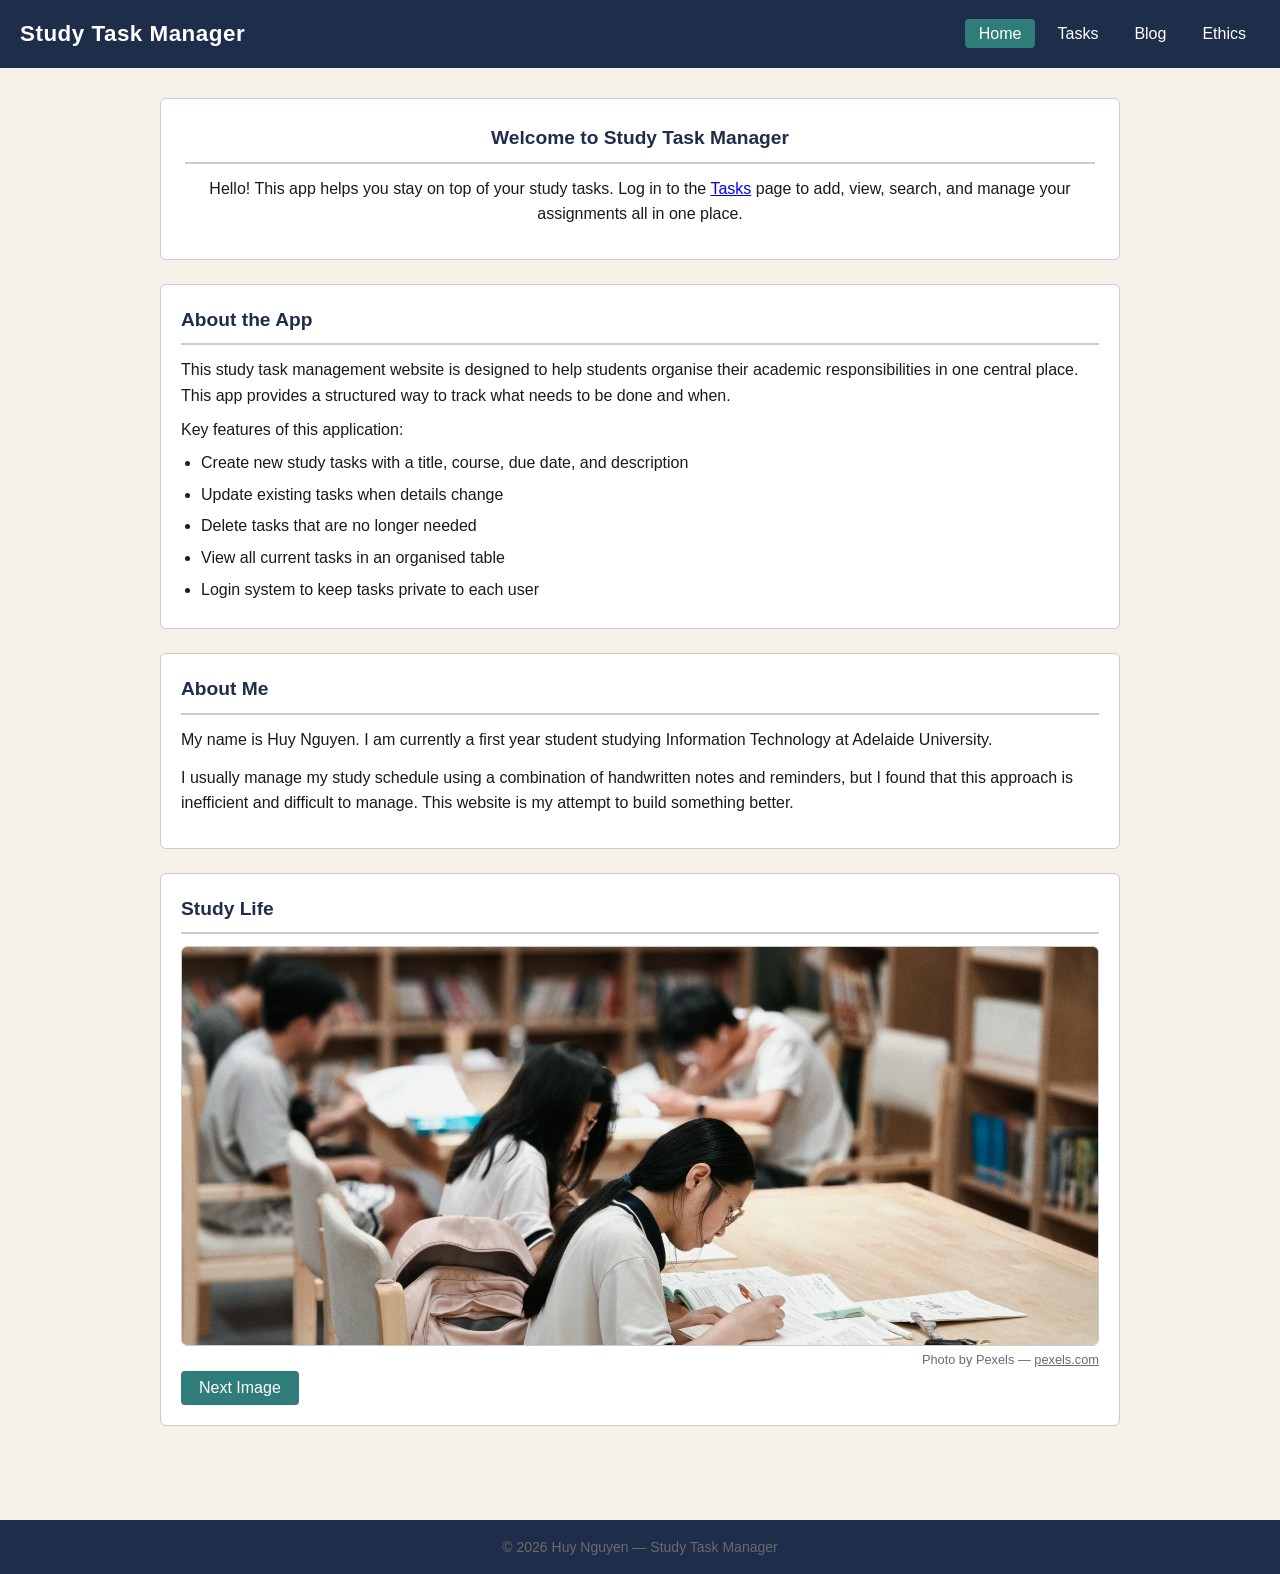
<file: Assignment_3_WebPage/index.html>
<!DOCTYPE html>
<html lang="en">
<head>
    <!-- Basic page setup -->
    <meta charset="UTF-8">
    <meta name="viewport" content="width=device-width, initial-scale=1.0">
    <title>Study Task Manager</title>

    <!-- Favicon -->
    <link rel="icon" type="image/png" href="assets/study_favicon.png">

    <!-- Link to the stylesheets -->
    <link rel="stylesheet" href="css/style.css">
    <link rel="stylesheet" href="css/index.css">
</head>
<body>

    <!-- Main header section -->
    <header>
        <h1>Study Task Manager</h1>

        <!-- Navigation links to all pages -->
        <nav>
            <ul>
                <li><a href="index.html" class="active">Home</a></li>
                <li><a href="tasks.html">Tasks</a></li>
                <li><a href="blog.html">Blog</a></li>
                <li><a href="ethics.html">Ethics</a></li>
            </ul>
        </nav>
    </header>

    <!-- Main content area -->
    <main>
        <!-- Welcome message shown at the top of the home page -->
        <section class="welcome-message">
            <h2>Welcome to Study Task Manager</h2>
            <p>
                Hello! This app helps you stay on top of your study tasks.
                Log in to the <a href="tasks.html">Tasks</a> page to add, view,
                search, and manage your assignments all in one place.
            </p>
        </section>

        <!-- Overview of what the application does and its key features -->
        <section class="about-app">
            <h2>About the App</h2>
            <p>
                This study task management website is designed to help students organise
                their academic responsibilities in one central place. This app provides a structured
                way to track what needs to be done and when.
            </p>
            <p>Key features of this application:</p>
            <ul>
                <li>Create new study tasks with a title, course, due date, and description</li>
                <li>Update existing tasks when details change</li>
                <li>Delete tasks that are no longer needed</li>
                <li>View all current tasks in an organised table</li>
                <li>Login system to keep tasks private to each user</li>
            </ul>
        </section>

        <!-- Personal introduction -->
        <section class="about-me">
            <h2>About Me</h2>
            <p>
                My name is Huy Nguyen. I am currently a first year student studying
                Information Technology at Adelaide University.
            </p>
            <p>
                I usually manage my study schedule using a combination of handwritten
                notes and reminders, but I found that this approach is inefficient and
                difficult to manage. This website is my attempt to build something better.
            </p>
        </section>

        <!-- Image section with three study-related images -->
        <!-- A button lets the user cycle through the images one at a time -->
        <section class="image-section">
            <h2>Study Life</h2>

        <!-- Study image cycler — images sourced from Pexels -->
        <figure class="study-figure">
            <img
                id="studyImage"
                src="assets/images/study1.jpg"
                alt="Students studying in a library setting"
                loading="lazy"
            >
            <figcaption id="imageCaption">Photo by Pexels — <a href="https://www.pexels.com" target="_blank" rel="noopener noreferrer">pexels.com</a></figcaption>
        </figure>

        <button id="cycleBtn">Next Image</button>
        </section>
    </main>

    <!-- Footer section -->
    <footer>
        <p>&copy; 2026 Huy Nguyen — Study Task Manager</p>
    </footer>

    <!-- Link to home page JavaScript -->
    <script src="js/main.js"></script>

</body>
</html>
</file>
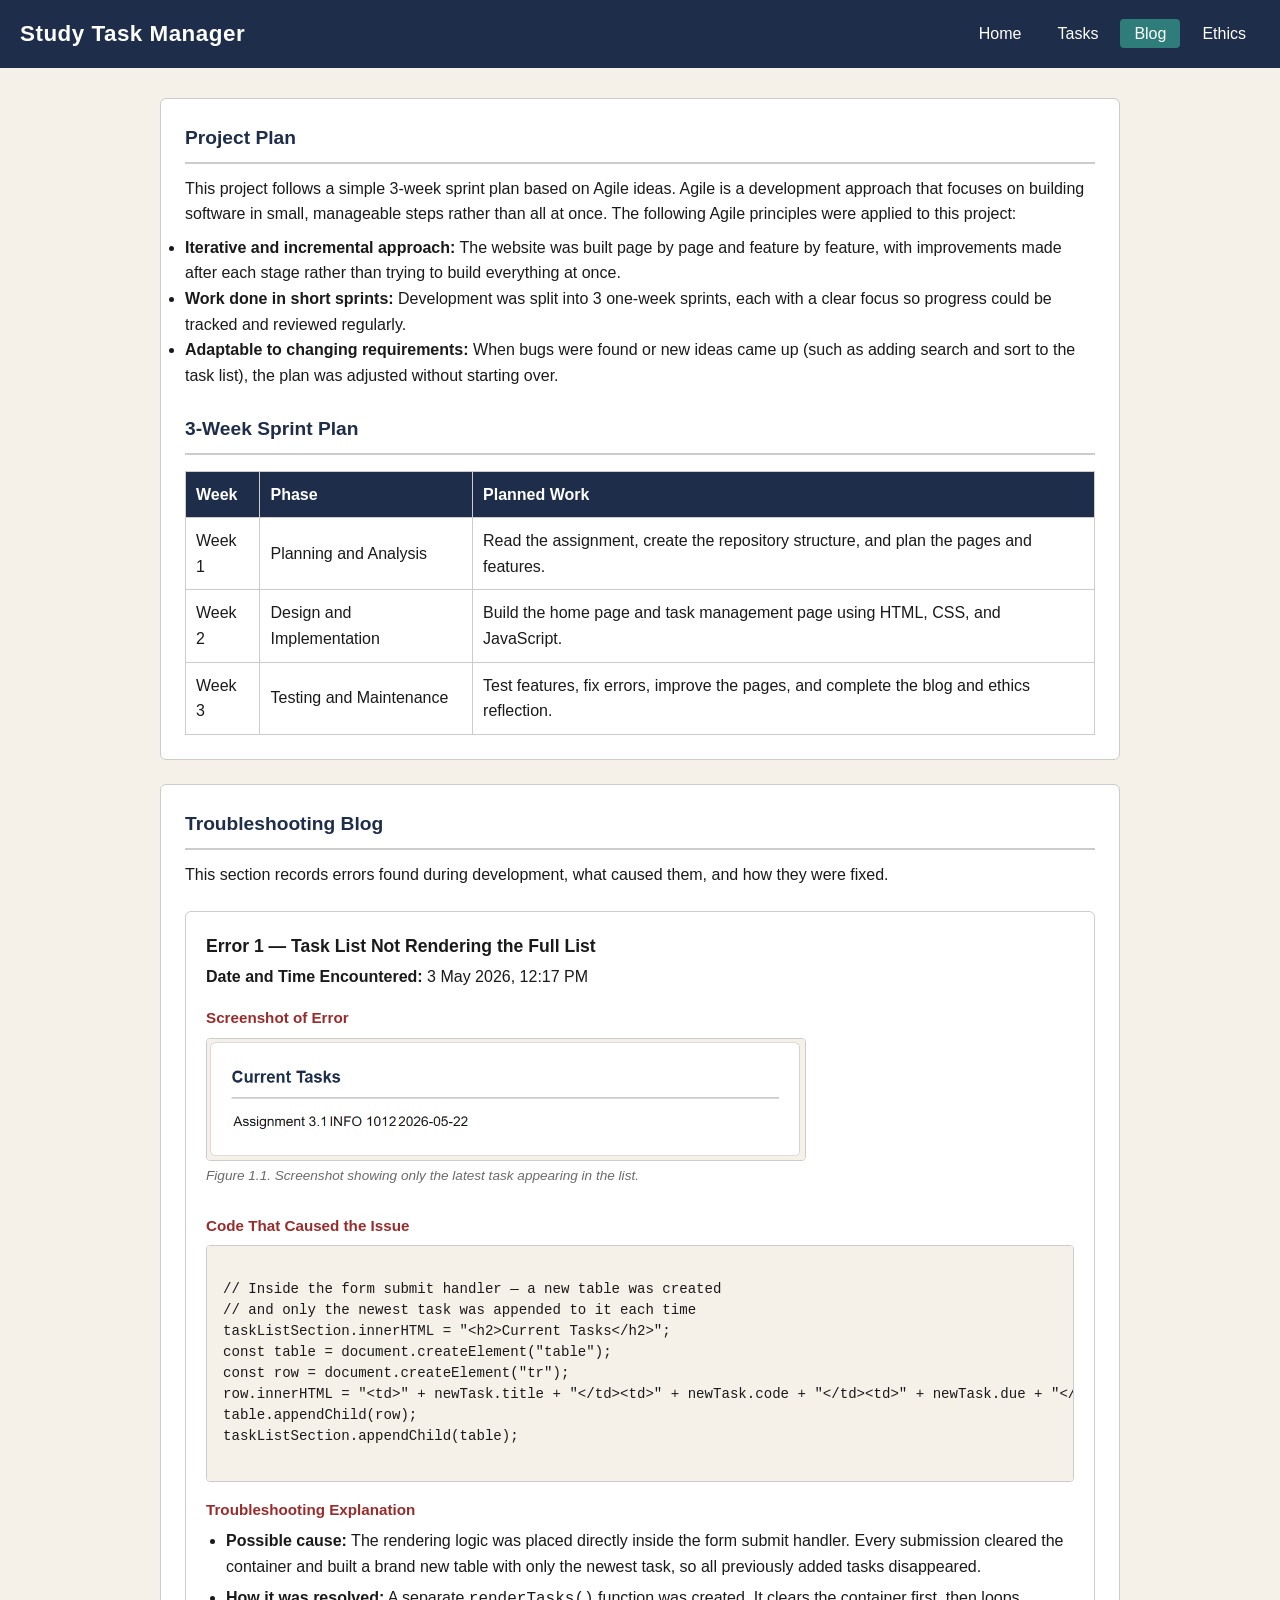
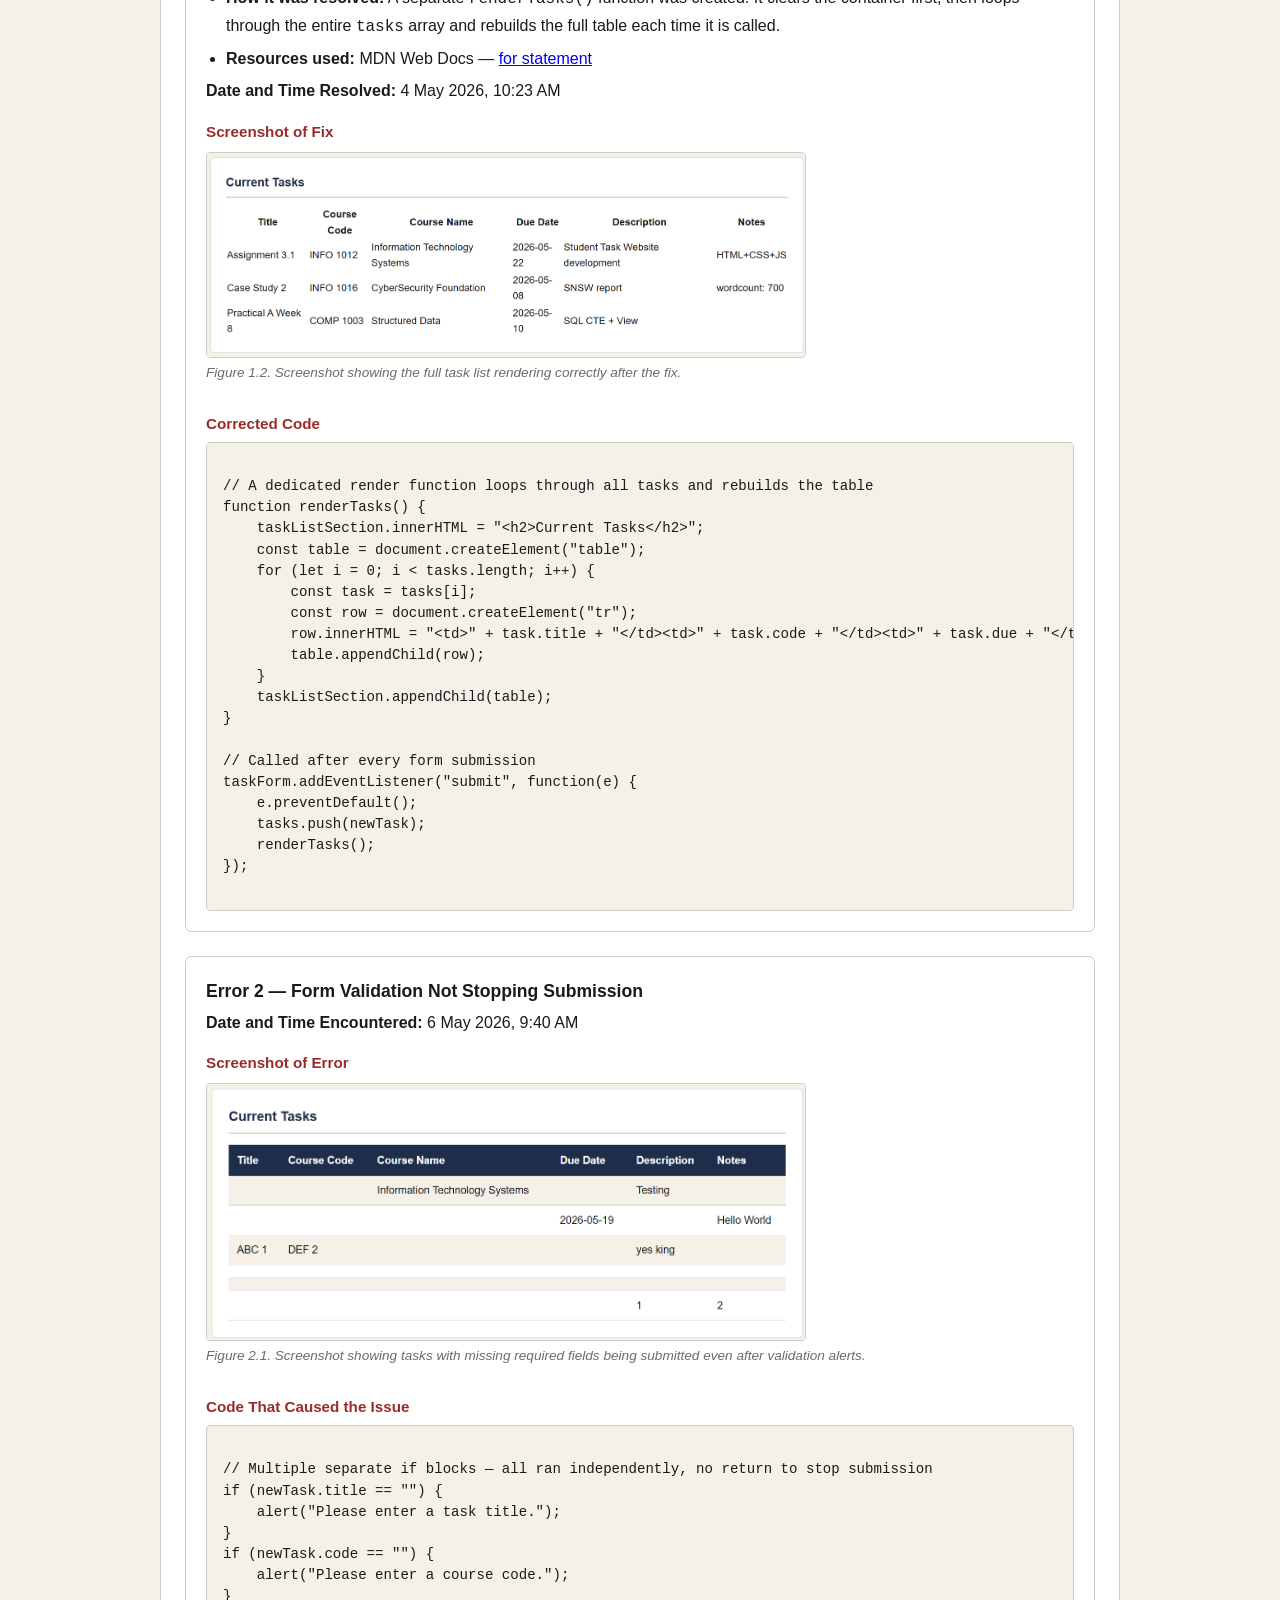
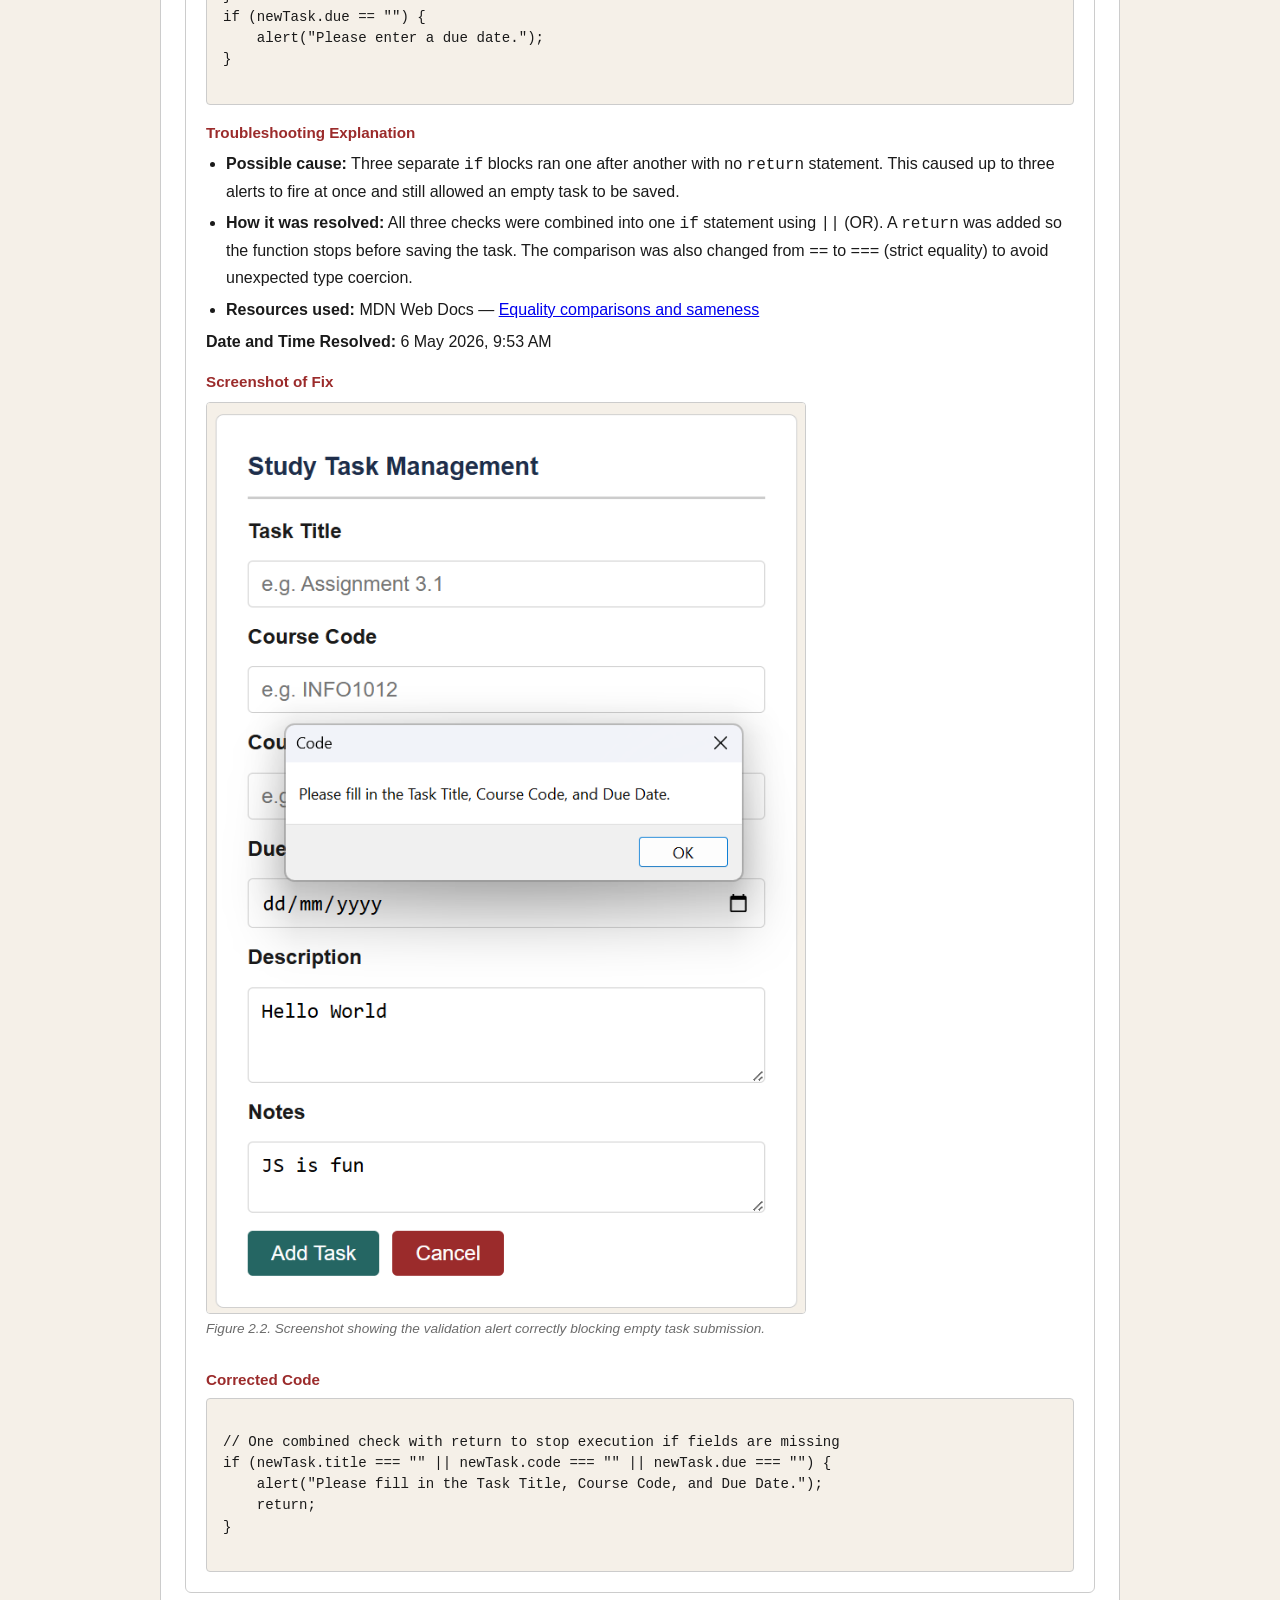
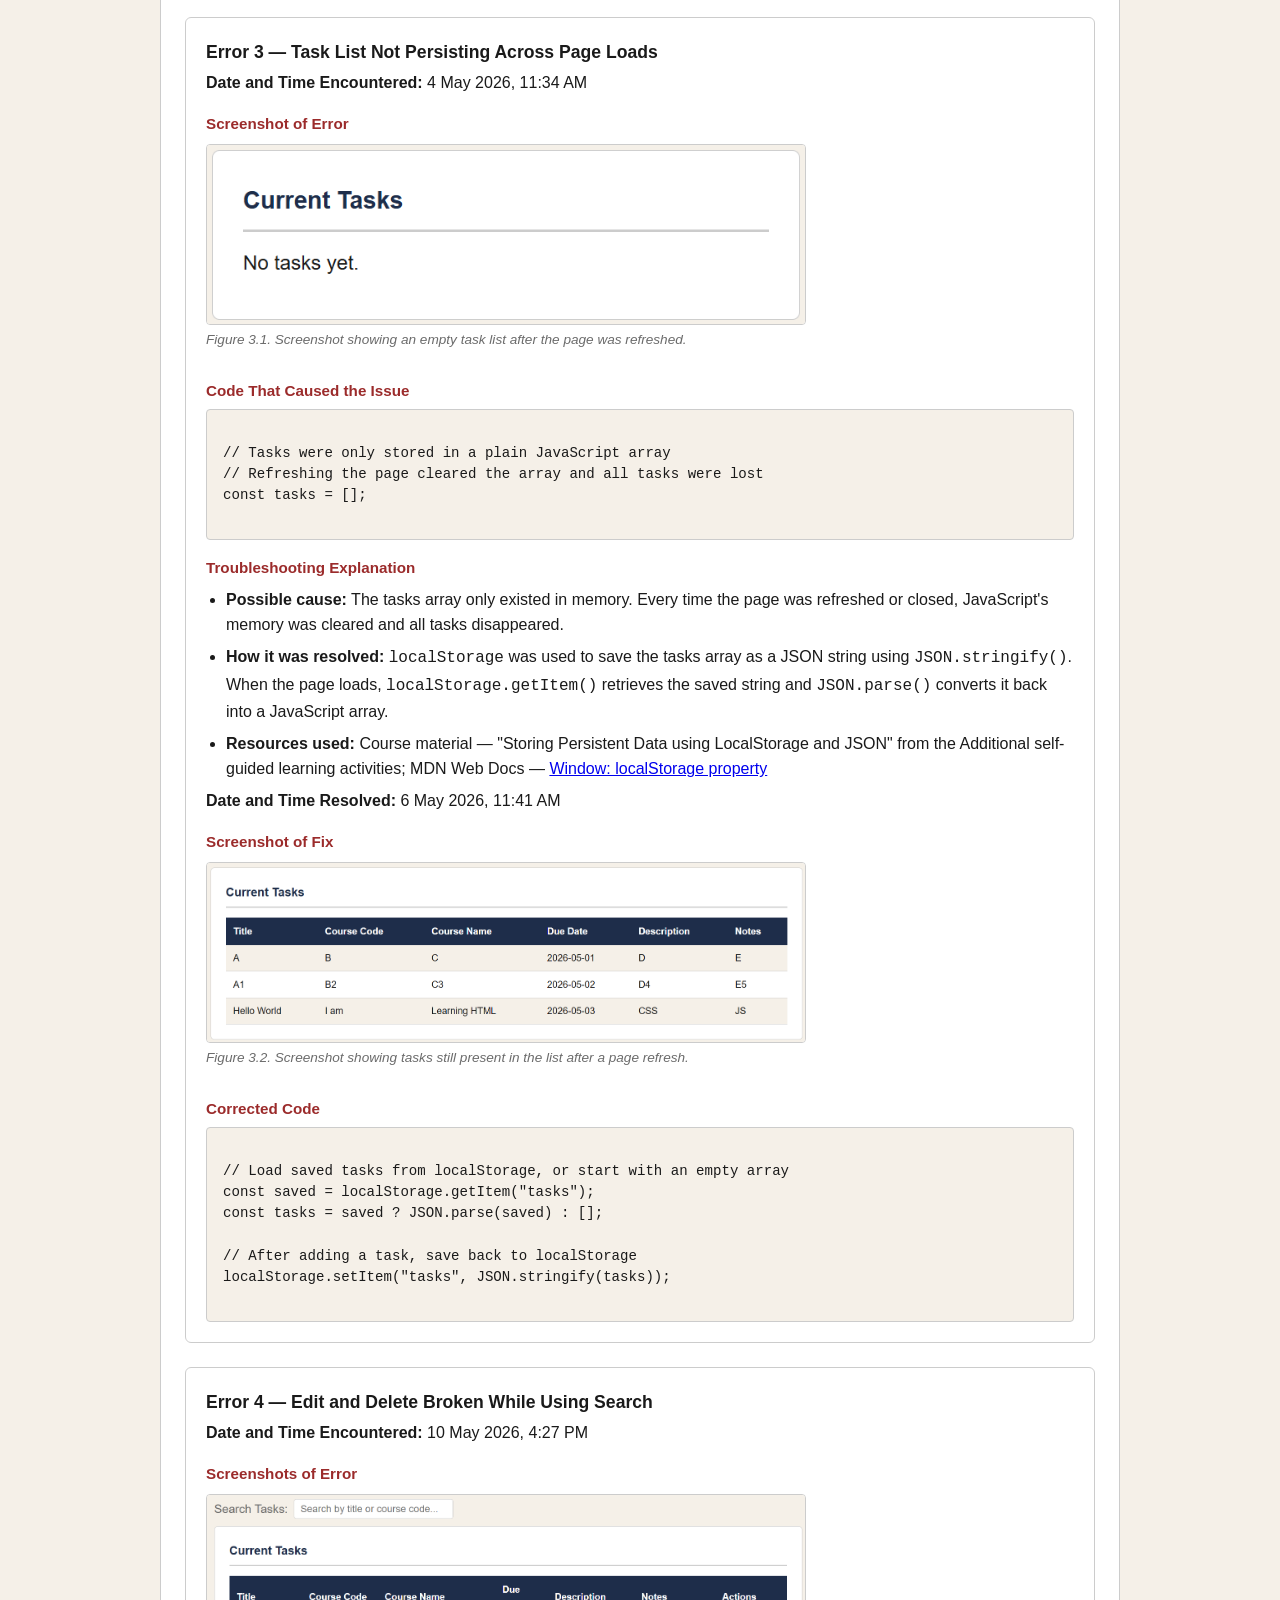
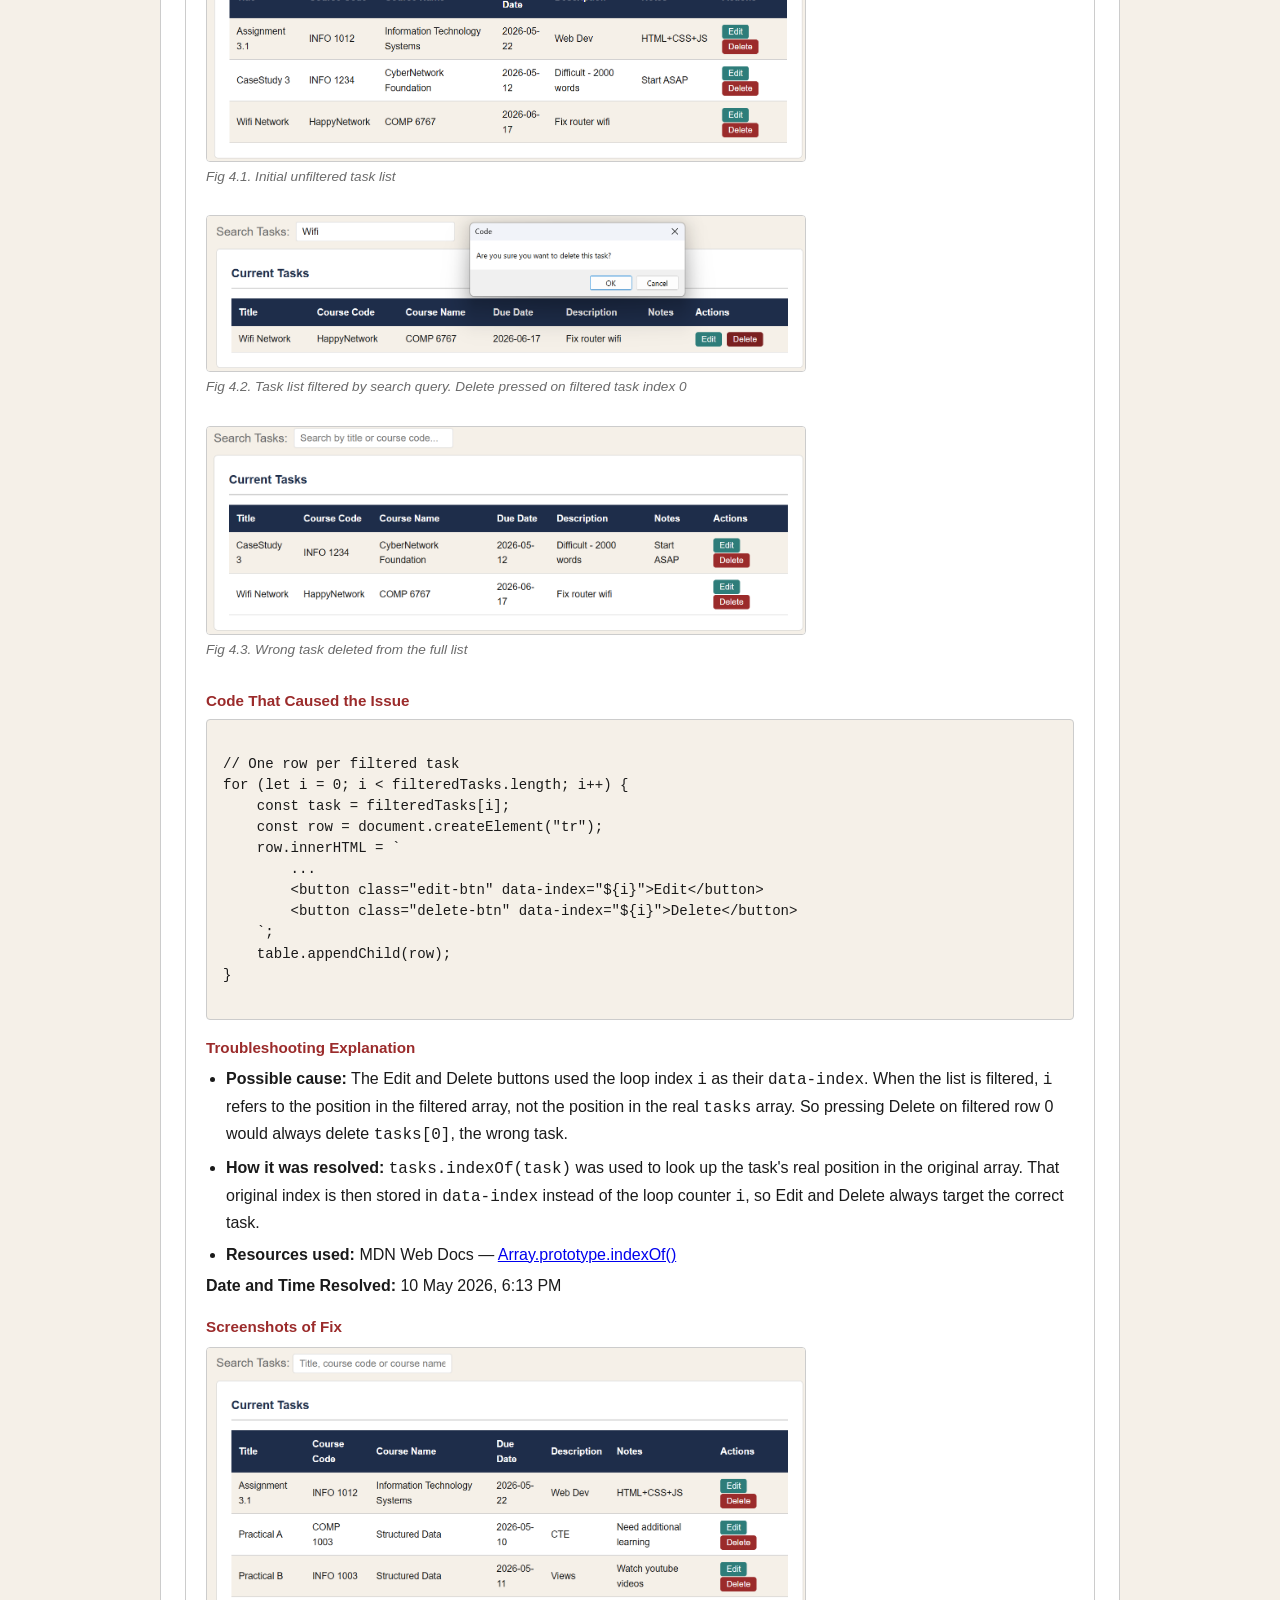
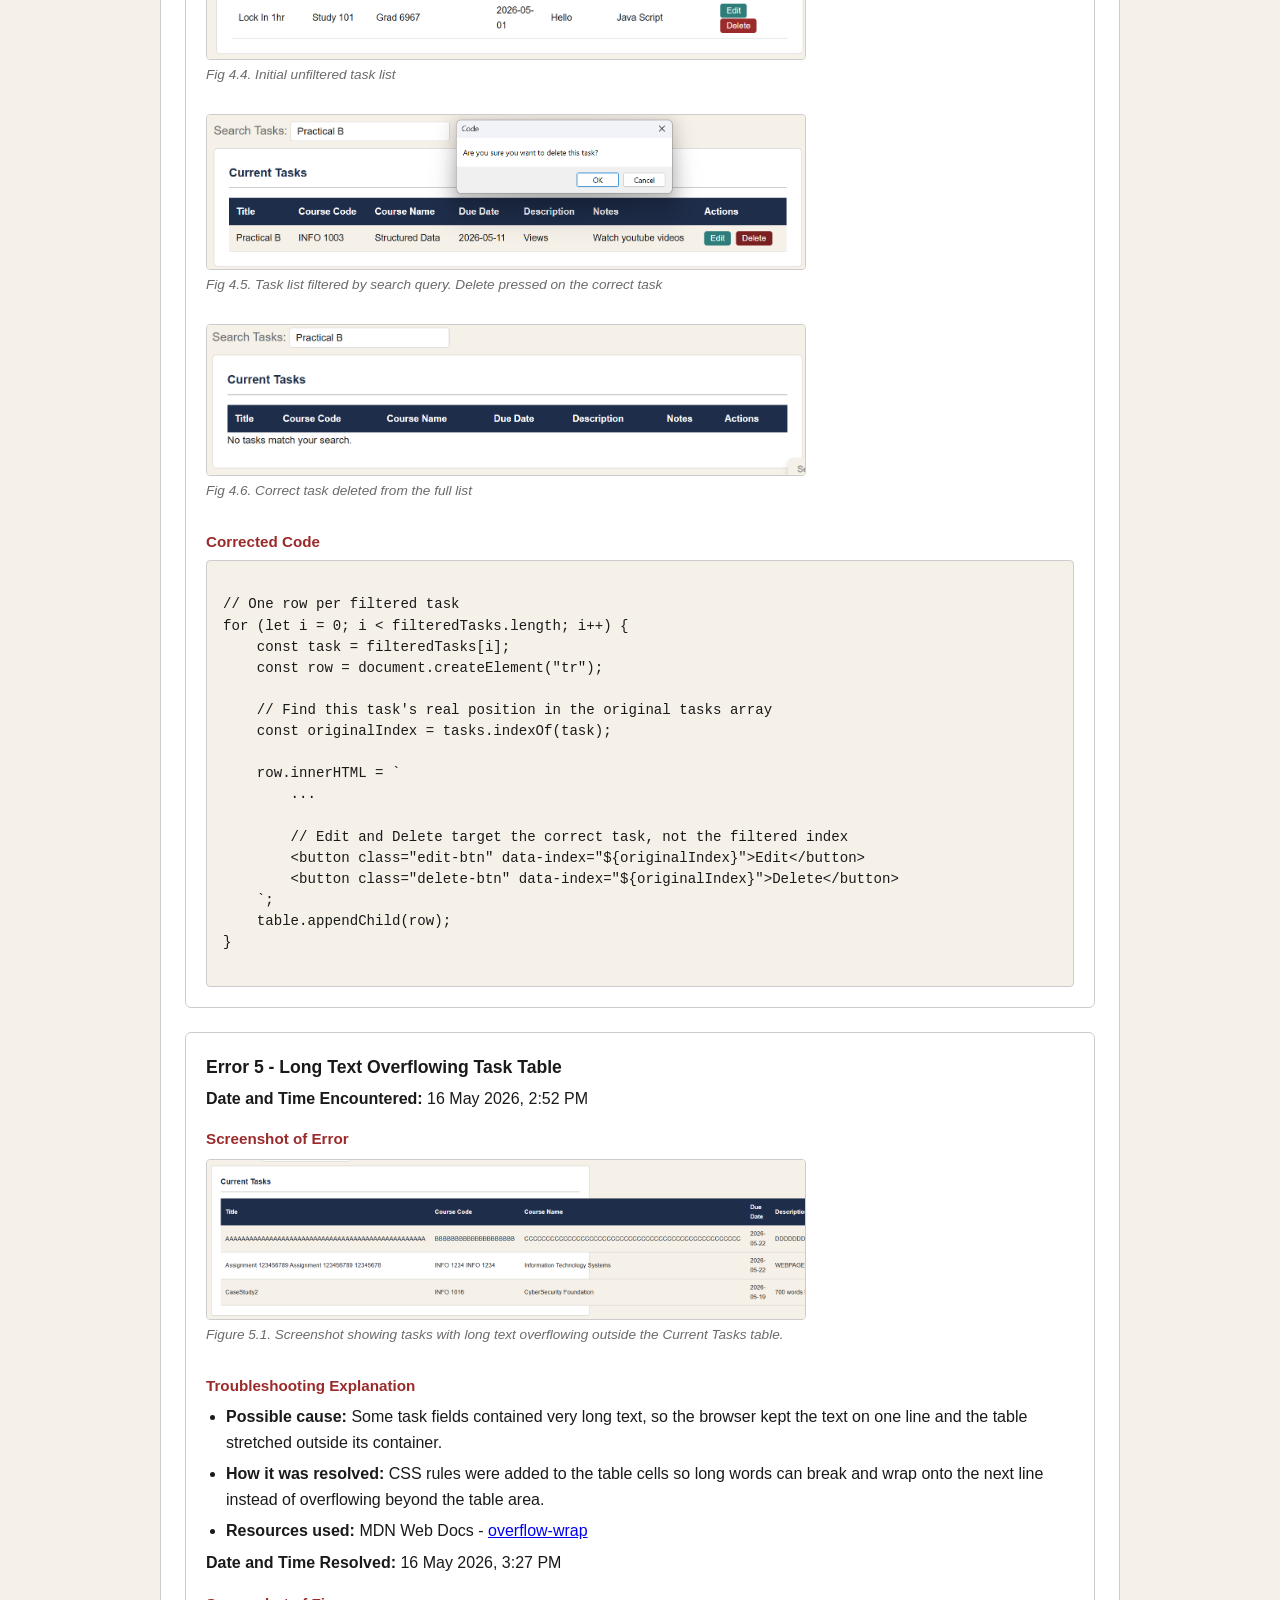
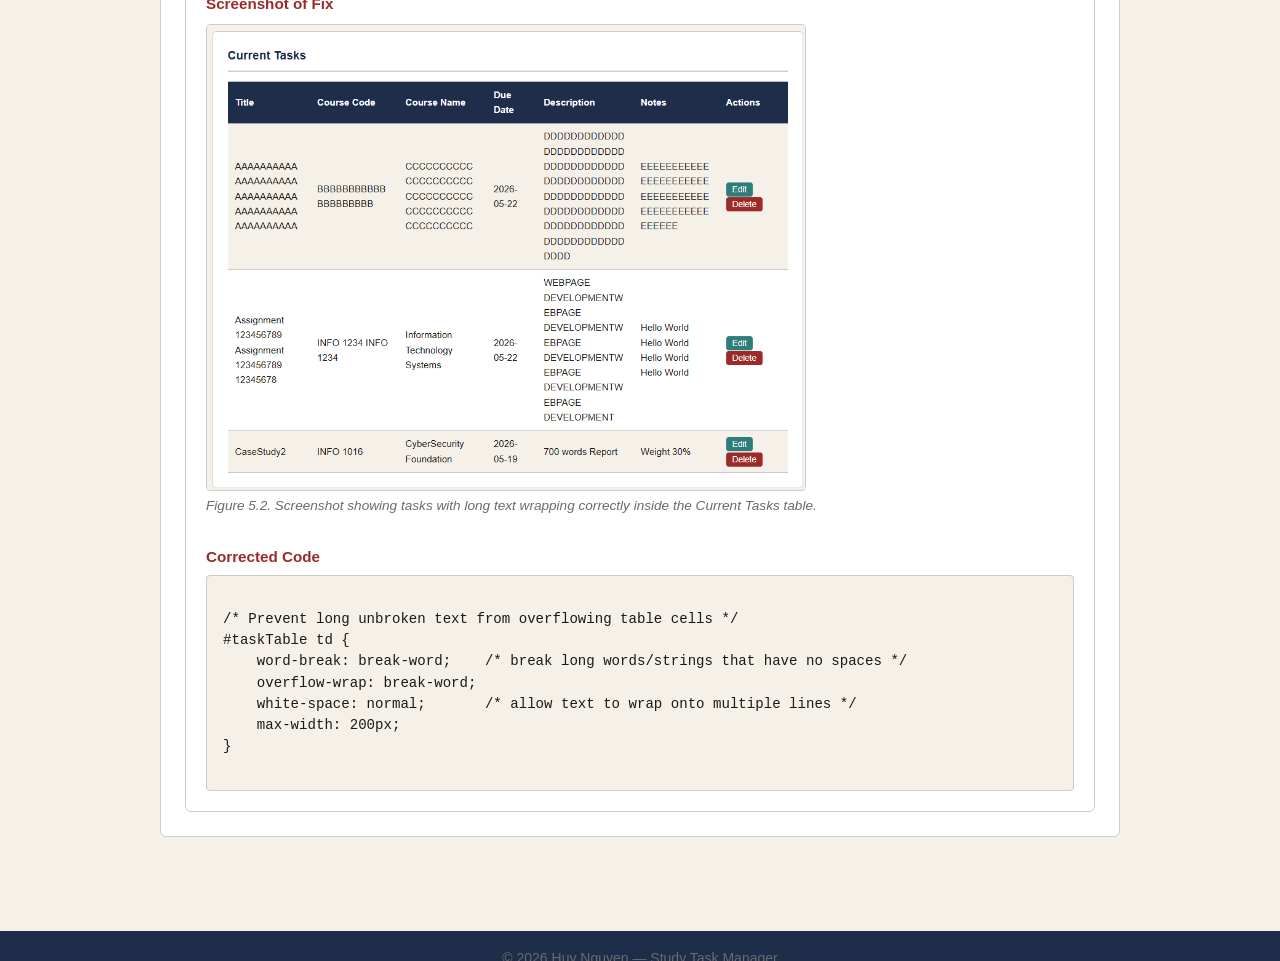
<file: Assignment_3_WebPage/blog.html>
<!DOCTYPE html>
<html lang="en">
<head>
    <!-- Basic page setup -->
    <meta charset="UTF-8">
    <meta name="viewport" content="width=device-width, initial-scale=1.0">
    <title>Blog - Study Task Manager</title>

    <!-- Favicon -->
    <link rel="icon" type="image/png" href="assets/study_favicon.png">

    <!-- Link to the stylesheets -->
    <link rel="stylesheet" href="css/style.css">
    <link rel="stylesheet" href="css/blog.css">
</head>
<body>

    <!-- Main header section -->
    <header>
        <h1>Study Task Manager</h1>

        <!-- Navigation links to all pages -->
        <nav>
            <ul>
                <li><a href="index.html">Home</a></li>
                <li><a href="tasks.html">Tasks</a></li>
                <li><a href="blog.html" class="active">Blog</a></li>
                <li><a href="ethics.html">Ethics</a></li>
            </ul>
        </nav>
    </header>

    <!-- Main content area -->
    <main>
        <!-- Project planning section -->
        <section>
            <h2>Project Plan</h2>
            <p>
                This project follows a simple 3-week sprint plan based on Agile ideas.
                Agile is a development approach that focuses on building software in small,
                manageable steps rather than all at once. The following Agile principles
                were applied to this project:
            </p>
            <ul>
                <li><strong>Iterative and incremental approach:</strong> The website was built page by page and feature by feature, with improvements made after each stage rather than trying to build everything at once.</li>
                <li><strong>Work done in short sprints:</strong> Development was split into 3 one-week sprints, each with a clear focus so progress could be tracked and reviewed regularly.</li>
                <li><strong>Adaptable to changing requirements:</strong> When bugs were found or new ideas came up (such as adding search and sort to the task list), the plan was adjusted without starting over.</li>
            </ul> <br>

            <h2>3-Week Sprint Plan</h2>

            <table>
                <tr>
                    <th>Week</th>
                    <th>Phase</th>
                    <th>Planned Work</th>
                </tr>
                <tr>
                    <td>Week 1</td>
                    <td>Planning and Analysis</td>
                    <td>Read the assignment, create the repository structure, and plan the pages and features.</td>
                </tr>
                <tr>
                    <td>Week 2</td>
                    <td>Design and Implementation</td>
                    <td>Build the home page and task management page using HTML, CSS, and JavaScript.</td>
                </tr>
                <tr>
                    <td>Week 3</td>
                    <td>Testing and Maintenance</td>
                    <td>Test features, fix errors, improve the pages, and complete the blog and ethics reflection.</td>
                </tr>
            </table>
        </section>

        <!-- Troubleshooting blog section -->
        <section id="troubleshooting">
            <h2>Troubleshooting Blog</h2>
            <p>
                This section records errors found during development, what caused them,
                and how they were fixed.
            </p>

            <!-- Error 1 -->
            <article class="blog-entry">
                <h3>Error 1 — Task List Not Rendering the Full List</h3>
                <p><strong>Date and Time Encountered:</strong> 3 May 2026, 12:17 PM</p>

                <h4>Screenshot of Error</h4>
                <figure>
                    <img src="assets/images/error1.png" alt="Screenshot showing only the latest task appearing in the list" width="600">
                    <figcaption>Figure 1.1. Screenshot showing only the latest task appearing in the list.</figcaption>
                </figure>

                <h4>Code That Caused the Issue</h4>
                <pre><code>
// Inside the form submit handler — a new table was created
// and only the newest task was appended to it each time
taskListSection.innerHTML = "&lt;h2&gt;Current Tasks&lt;/h2&gt;";
const table = document.createElement("table");
const row = document.createElement("tr");
row.innerHTML = "&lt;td&gt;" + newTask.title + "&lt;/td&gt;&lt;td&gt;" + newTask.code + "&lt;/td&gt;&lt;td&gt;" + newTask.due + "&lt;/td&gt;";
table.appendChild(row);
taskListSection.appendChild(table);
                </code></pre>

                <h4>Troubleshooting Explanation</h4>
                <ul>
                    <li><strong>Possible cause:</strong> The rendering logic was placed directly inside the form submit handler. Every submission cleared the container and built a brand new table with only the newest task, so all previously added tasks disappeared.</li>
                    <li><strong>How it was resolved:</strong> A separate <code>renderTasks()</code> function was created. It clears the container first, then loops through the entire <code>tasks</code> array and rebuilds the full table each time it is called.</li>
                    <li><strong>Resources used:</strong> MDN Web Docs — <a href="https://developer.mozilla.org/en-US/docs/Web/JavaScript/Reference/Statements/for" target="_blank" rel="noopener noreferrer">for statement</a></li>
                </ul>

                <p><strong>Date and Time Resolved:</strong> 4 May 2026, 10:23 AM</p>

                <h4>Screenshot of Fix</h4>
                <figure>
                    <img src="assets/images/fix1.png" alt="Screenshot showing the full task list rendering correctly after fix" width="600">
                    <figcaption>Figure 1.2. Screenshot showing the full task list rendering correctly after the fix.</figcaption>
                </figure>

                <h4>Corrected Code</h4>
                <pre><code>
// A dedicated render function loops through all tasks and rebuilds the table
function renderTasks() {
    taskListSection.innerHTML = "&lt;h2&gt;Current Tasks&lt;/h2&gt;";
    const table = document.createElement("table");
    for (let i = 0; i &lt; tasks.length; i++) {
        const task = tasks[i];
        const row = document.createElement("tr");
        row.innerHTML = "&lt;td&gt;" + task.title + "&lt;/td&gt;&lt;td&gt;" + task.code + "&lt;/td&gt;&lt;td&gt;" + task.due + "&lt;/td&gt;";
        table.appendChild(row);
    }
    taskListSection.appendChild(table);
}

// Called after every form submission
taskForm.addEventListener("submit", function(e) {
    e.preventDefault();
    tasks.push(newTask);
    renderTasks();
});
                </code></pre>
            </article>

            <!-- Error 2 -->
            <article class="blog-entry">
                <h3>Error 2 — Form Validation Not Stopping Submission</h3>
                <p><strong>Date and Time Encountered:</strong> 6 May 2026, 9:40 AM</p>

                <h4>Screenshot of Error</h4>
                <figure>
                    <img src="assets/images/error2.png" alt="Screenshot showing tasks with missing required fields being submitted even after validation alerts." width="600">
                    <figcaption>Figure 2.1. Screenshot showing tasks with missing required fields being submitted even after validation alerts.</figcaption>
                </figure>

                <h4>Code That Caused the Issue</h4>
                <pre><code>
// Multiple separate if blocks — all ran independently, no return to stop submission
if (newTask.title == "") {
    alert("Please enter a task title.");
}
if (newTask.code == "") {
    alert("Please enter a course code.");
}
if (newTask.due == "") {
    alert("Please enter a due date.");
}
                </code></pre>

                <h4>Troubleshooting Explanation</h4>
                <ul>
                    <li><strong>Possible cause:</strong> Three separate <code>if</code> blocks ran one after another with no <code>return</code> statement. This caused up to three alerts to fire at once and still allowed an empty task to be saved.</li>
                    <li><strong>How it was resolved:</strong> All three checks were combined into one <code>if</code> statement using <code>||</code> (OR). A <code>return</code> was added so the function stops before saving the task. The comparison was also changed from <code>==</code> to <code>===</code> (strict equality) to avoid unexpected type coercion.</li>
                    <li><strong>Resources used:</strong> MDN Web Docs — <a href="https://developer.mozilla.org/en-US/docs/Web/JavaScript/Equality_comparisons_and_sameness" target="_blank" rel="noopener noreferrer">Equality comparisons and sameness</a></li>
                </ul>

                <p><strong>Date and Time Resolved:</strong> 6 May 2026, 9:53 AM</p>

                <h4>Screenshot of Fix</h4>
                <figure>
                    <img src="assets/images/fix2.png" alt="Screenshot showing the validation alert correctly blocking empty task submission" width="600">
                    <figcaption>Figure 2.2. Screenshot showing the validation alert correctly blocking empty task submission.</figcaption>
                </figure>

                <h4>Corrected Code</h4>
                <pre><code>
// One combined check with return to stop execution if fields are missing
if (newTask.title === "" || newTask.code === "" || newTask.due === "") {
    alert("Please fill in the Task Title, Course Code, and Due Date.");
    return;
}
                </code></pre>
            </article>

            <!-- Error 3 -->
            <article class="blog-entry">
                <h3>Error 3 — Task List Not Persisting Across Page Loads</h3>
                <p><strong>Date and Time Encountered:</strong> 4 May 2026, 11:34 AM</p>

                <h4>Screenshot of Error</h4>
                <figure>
                    <img src="assets/images/error3.png" alt="Screenshot showing an empty task list after the page was refreshed" width="600">
                    <figcaption>Figure 3.1. Screenshot showing an empty task list after the page was refreshed.</figcaption>
                </figure>

                <h4>Code That Caused the Issue</h4>
                <pre><code>
// Tasks were only stored in a plain JavaScript array
// Refreshing the page cleared the array and all tasks were lost
const tasks = [];
                </code></pre>

                <h4>Troubleshooting Explanation</h4>
                <ul>
                    <li><strong>Possible cause:</strong> The tasks array only existed in memory. Every time the page was refreshed or closed, JavaScript's memory was cleared and all tasks disappeared.</li>
                    <li><strong>How it was resolved:</strong> <code>localStorage</code> was used to save the tasks array as a JSON string using <code>JSON.stringify()</code>. When the page loads, <code>localStorage.getItem()</code> retrieves the saved string and <code>JSON.parse()</code> converts it back into a JavaScript array.</li>
                    <li><strong>Resources used:</strong>
                        Course material — "Storing Persistent Data using LocalStorage and JSON" from the Additional self-guided learning activities;
                        MDN Web Docs — <a href="https://developer.mozilla.org/en-US/docs/Web/API/Window/localStorage" target="_blank" rel="noopener noreferrer">Window: localStorage property</a>
                    </li>
                </ul>

                <p><strong>Date and Time Resolved:</strong> 6 May 2026, 11:41 AM</p>

                <h4>Screenshot of Fix</h4>
                <figure>
                    <img src="assets/images/fix3.png" alt="Screenshot showing tasks still present in the list after a page refresh" width="600">
                    <figcaption>Figure 3.2. Screenshot showing tasks still present in the list after a page refresh.</figcaption>
                </figure>

                <h4>Corrected Code</h4>
                <pre><code>
// Load saved tasks from localStorage, or start with an empty array
const saved = localStorage.getItem("tasks");
const tasks = saved ? JSON.parse(saved) : [];

// After adding a task, save back to localStorage
localStorage.setItem("tasks", JSON.stringify(tasks));
                </code></pre>
            </article>

            <!-- Error 4 -->
            <article class="blog-entry">
                <h3>Error 4 — Edit and Delete Broken While Using Search</h3>
                <p><strong>Date and Time Encountered:</strong> 10 May 2026, 4:27 PM</p>

                <h4>Screenshots of Error</h4>
                <figure>
                    <img src="assets/images/error4.1.png" alt="Initial unfiltered task list" width="600">
                    <figcaption>Fig 4.1. Initial unfiltered task list</figcaption>
                </figure>
                <figure>
                    <img src="assets/images/error4.2.png" alt="Task list filtered by search query. Delete pressed on filtered task index 0" width="600">
                    <figcaption>Fig 4.2. Task list filtered by search query. Delete pressed on filtered task index 0</figcaption>
                </figure>
                <figure>
                    <img src="assets/images/error4.3.png" alt="Wrong task deleted from the full list" width="600">
                    <figcaption>Fig 4.3. Wrong task deleted from the full list</figcaption>
                </figure>

                <h4>Code That Caused the Issue</h4>
                <pre><code>
// One row per filtered task
for (let i = 0; i &lt; filteredTasks.length; i++) {
    const task = filteredTasks[i];
    const row = document.createElement("tr");
    row.innerHTML = `
        ...
        &lt;button class="edit-btn" data-index="${i}"&gt;Edit&lt;/button&gt;
        &lt;button class="delete-btn" data-index="${i}"&gt;Delete&lt;/button&gt;
    `;
    table.appendChild(row);
}
                </code></pre>

                <h4>Troubleshooting Explanation</h4>
                <ul>
                    <li><strong>Possible cause:</strong> The Edit and Delete buttons used the loop index <code>i</code> as their <code>data-index</code>. When the list is filtered, <code>i</code> refers to the position in the filtered array, not the position in the real <code>tasks</code> array. So pressing Delete on filtered row 0 would always delete <code>tasks[0]</code>, the wrong task.</li>
                    <li><strong>How it was resolved:</strong> <code>tasks.indexOf(task)</code> was used to look up the task's real position in the original array. That original index is then stored in <code>data-index</code> instead of the loop counter <code>i</code>, so Edit and Delete always target the correct task.</li>
                    <li><strong>Resources used:</strong> MDN Web Docs — <a href="https://developer.mozilla.org/en-US/docs/Web/JavaScript/Reference/Global_Objects/Array/indexOf" target="_blank" rel="noopener noreferrer">Array.prototype.indexOf()</a></li>
                </ul>

                <p><strong>Date and Time Resolved:</strong> 10 May 2026, 6:13 PM</p>

                <h4>Screenshots of Fix</h4>
                <figure>
                    <img src="assets/images/fix4.1.png" alt="Initial unfiltered task list" width="600">
                    <figcaption>Fig 4.4. Initial unfiltered task list</figcaption>
                </figure>
                <figure>
                    <img src="assets/images/fix4.2.png" alt="Task list filtered by search query. Delete pressed on the correct task" width="600">
                    <figcaption>Fig 4.5. Task list filtered by search query. Delete pressed on the correct task</figcaption>
                </figure>
                <figure>
                    <img src="assets/images/fix4.3.png" alt="Correct task removed from the full list" width="600">
                    <figcaption>Fig 4.6. Correct task deleted from the full list</figcaption>
                </figure>

                <h4>Corrected Code</h4>
                <pre><code>
// One row per filtered task
for (let i = 0; i &lt; filteredTasks.length; i++) {
    const task = filteredTasks[i];
    const row = document.createElement("tr");

    // Find this task's real position in the original tasks array
    const originalIndex = tasks.indexOf(task);

    row.innerHTML = `
        ...

        // Edit and Delete target the correct task, not the filtered index
        &lt;button class="edit-btn" data-index="${originalIndex}"&gt;Edit&lt;/button&gt;
        &lt;button class="delete-btn" data-index="${originalIndex}"&gt;Delete&lt;/button&gt;
    `;
    table.appendChild(row);
}
                </code></pre>
            </article>

            <!-- Error 5 -->
            <article class="blog-entry">
                <h3>Error 5 - Long Text Overflowing Task Table</h3>
                <p><strong>Date and Time Encountered:</strong> 16 May 2026, 2:52 PM</p>

                <h4>Screenshot of Error</h4>
                <figure>
                    <img src="assets/images/error5.png" alt="Screenshot showing long task text overflowing outside the Current Tasks table" width="600">
                    <figcaption>Figure 5.1. Screenshot showing tasks with long text overflowing outside the Current Tasks table.</figcaption>
                </figure>

                <h4>Troubleshooting Explanation</h4>
                <ul>
                    <li><strong>Possible cause:</strong> Some task fields contained very long text, so the browser kept the text on one line and the table stretched outside its container.</li>
                    <li><strong>How it was resolved:</strong> CSS rules were added to the table cells so long words can break and wrap onto the next line instead of overflowing beyond the table area.</li>
                    <li><strong>Resources used:</strong> MDN Web Docs - <a href="https://developer.mozilla.org/en-US/docs/Web/CSS/Reference/Properties/overflow-wrap" target="_blank" rel="noopener noreferrer">overflow-wrap</a></li>
                </ul>

                <p><strong>Date and Time Resolved:</strong> 16 May 2026, 3:27 PM</p>

                <h4>Screenshot of Fix</h4>
                <figure>
                    <img src="assets/images/fix5.png" alt="Screenshot showing long task text wrapping correctly inside the Current Tasks table" width="600">
                    <figcaption>Figure 5.2. Screenshot showing tasks with long text wrapping correctly inside the Current Tasks table.</figcaption>
                </figure>

                <h4>Corrected Code</h4>
                <pre><code>
/* Prevent long unbroken text from overflowing table cells */
#taskTable td {
    word-break: break-word;    /* break long words/strings that have no spaces */
    overflow-wrap: break-word;
    white-space: normal;       /* allow text to wrap onto multiple lines */
    max-width: 200px;
}
                </code></pre>
            </article>
        </section>
    </main>

    <!-- Footer section -->
    <footer>
        <p>&copy; 2026 Huy Nguyen — Study Task Manager</p>
    </footer>

</body>
</html>
</file>
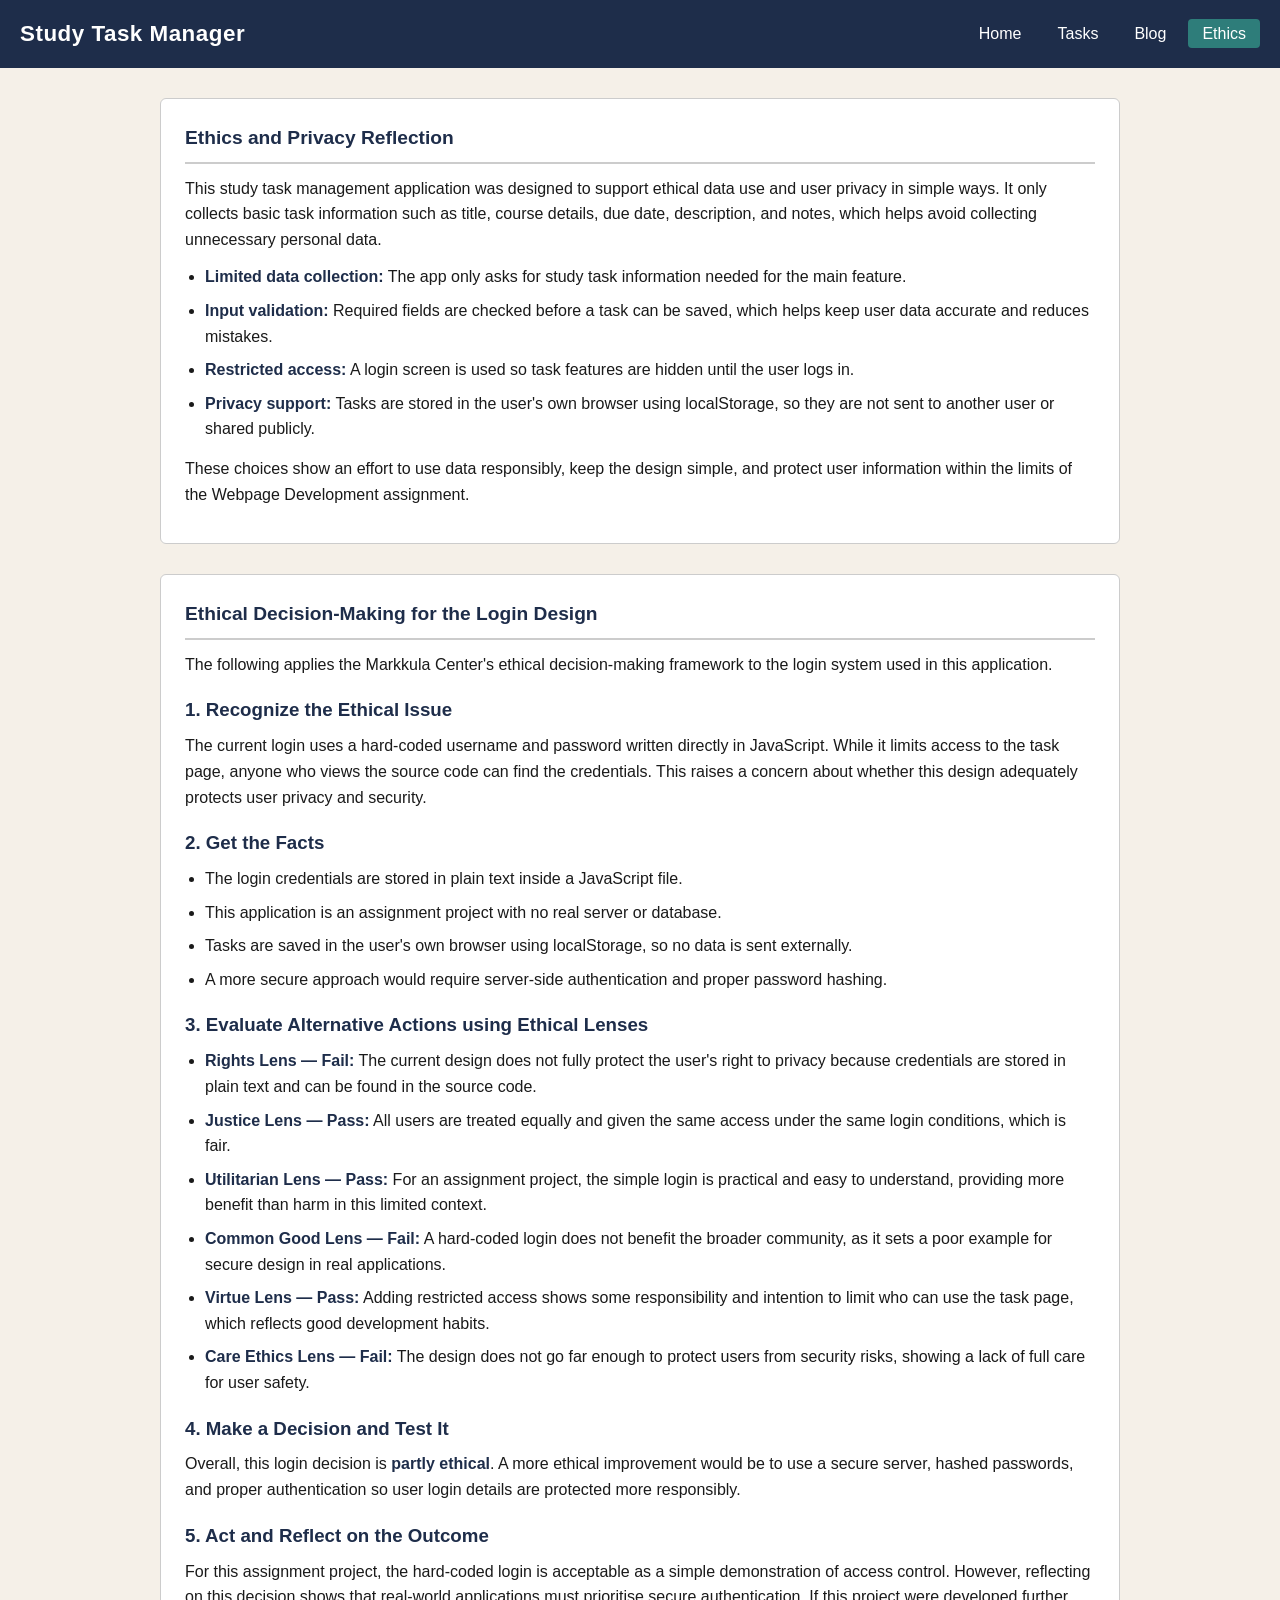
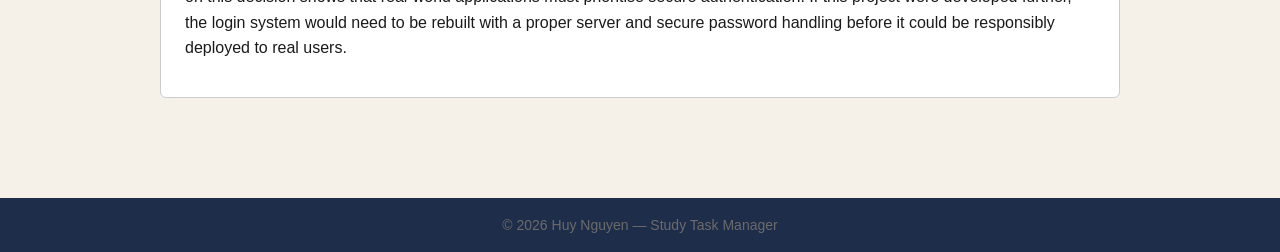
<file: Assignment_3_WebPage/ethics.html>
<!DOCTYPE html>
<html lang="en">
<head>
    <!-- Basic page setup -->
    <meta charset="UTF-8">
    <meta name="viewport" content="width=device-width, initial-scale=1.0">
    <title>Ethics - Study Task Manager</title>

    <!-- Favicon -->
    <link rel="icon" type="image/png" href="assets/study_favicon.png">

    <!-- Link to the stylesheets -->
    <link rel="stylesheet" href="css/style.css">
    <link rel="stylesheet" href="css/ethics.css">
</head>
<body>

    <!-- Main header section -->
    <header>
        <h1>Study Task Manager</h1>

        <!-- Navigation links to all pages -->
        <nav>
            <ul>
                <li><a href="index.html">Home</a></li>
                <li><a href="tasks.html">Tasks</a></li>
                <li><a href="blog.html">Blog</a></li>
                <li><a href="ethics.html" class="active">Ethics</a></li>
            </ul>
        </nav>
    </header>

    <!-- Main content area -->
    <main>
        <!-- Ethics reflection section -->
        <section>
            <h2>Ethics and Privacy Reflection</h2>
            <p>
                This study task management application was designed to support ethical data use and user privacy in simple ways. It only collects basic task information such as title, course details, due date, description, and notes, which helps avoid collecting unnecessary personal data.
            </p>
            <ul>
                <li><strong>Limited data collection:</strong> The app only asks for study task information needed for the main feature.</li>
                <li><strong>Input validation:</strong> Required fields are checked before a task can be saved, which helps keep user data accurate and reduces mistakes.</li>
                <li><strong>Restricted access:</strong> A login screen is used so task features are hidden until the user logs in.</li>
                <li><strong>Privacy support:</strong> Tasks are stored in the user's own browser using localStorage, so they are not sent to another user or shared publicly.</li>
            </ul>
            <p>
                These choices show an effort to use data responsibly, keep the design simple, and protect user information within the limits of the Webpage Development assignment.
            </p>
        </section>

        <section>
            <h2>Ethical Decision-Making for the Login Design</h2>
            <p>
                The following applies the Markkula Center's ethical decision-making framework
                to the login system used in this application.
            </p>

            <h3>1. Recognize the Ethical Issue</h3>
            <p>
                The current login uses a hard-coded username and password written directly
                in JavaScript. While it limits access to the task page, anyone who views the
                source code can find the credentials. This raises a concern about whether this
                design adequately protects user privacy and security.
            </p>

            <h3>2. Get the Facts</h3>
            <ul>
                <li>The login credentials are stored in plain text inside a JavaScript file.</li>
                <li>This application is an assignment project with no real server or database.</li>
                <li>Tasks are saved in the user's own browser using localStorage, so no data is sent externally.</li>
                <li>A more secure approach would require server-side authentication and proper password hashing.</li>
            </ul>

            <h3>3. Evaluate Alternative Actions using Ethical Lenses</h3>
            <ul>
                <li><strong>Rights Lens — Fail:</strong> The current design does not fully protect the user's right to privacy because credentials are stored in plain text and can be found in the source code.</li>
                <li><strong>Justice Lens — Pass:</strong> All users are treated equally and given the same access under the same login conditions, which is fair.</li>
                <li><strong>Utilitarian Lens — Pass:</strong> For an assignment project, the simple login is practical and easy to understand, providing more benefit than harm in this limited context.</li>
                <li><strong>Common Good Lens — Fail:</strong> A hard-coded login does not benefit the broader community, as it sets a poor example for secure design in real applications.</li>
                <li><strong>Virtue Lens — Pass:</strong> Adding restricted access shows some responsibility and intention to limit who can use the task page, which reflects good development habits.</li>
                <li><strong>Care Ethics Lens — Fail:</strong> The design does not go far enough to protect users from security risks, showing a lack of full care for user safety.</li>
            </ul>

            <h3>4. Make a Decision and Test It</h3>
            <p>
                Overall, this login decision is <strong>partly ethical</strong>. A more ethical
                improvement would be to use a secure server, hashed passwords, and proper
                authentication so user login details are protected more responsibly.
            </p>

            <h3>5. Act and Reflect on the Outcome</h3>
            <p>
                For this assignment project, the hard-coded login is acceptable as a simple
                demonstration of access control. However, reflecting on this decision shows
                that real-world applications must prioritise secure authentication. If this
                project were developed further, the login system would need to be rebuilt
                with a proper server and secure password handling before it could be
                responsibly deployed to real users.
            </p>
        </section>
    </main>

    <!-- Footer section -->
    <footer>
        <p>&copy; 2026 Huy Nguyen — Study Task Manager</p>
    </footer>

</body>
</html>
</file>
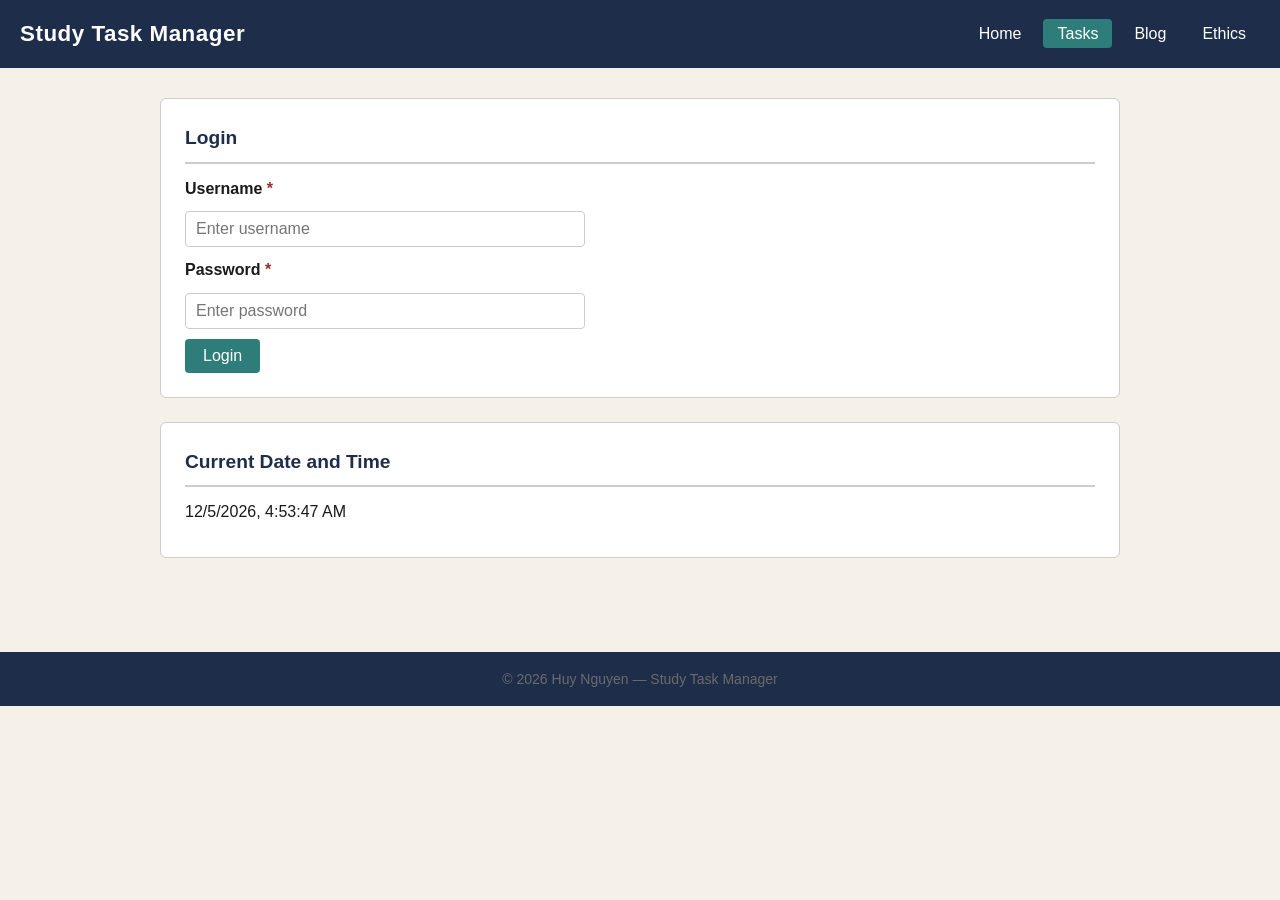
<file: Assignment_3_WebPage/tasks.html>
<!DOCTYPE html>
<html lang="en">
<head>
    <!-- Basic page setup -->
    <meta charset="UTF-8">
    <meta name="viewport" content="width=device-width, initial-scale=1.0">
    <title>Tasks - Study Task Manager</title>

    <!-- Favicon -->
    <link rel="icon" type="image/png" href="assets/study_favicon.png">

    <!-- Link to the stylesheets -->
    <link rel="stylesheet" href="css/style.css">
    <link rel="stylesheet" href="css/tasks.css">
</head>
<body>

    <!-- Main header section -->
    <header>
        <h1>Study Task Manager</h1>

        <!-- Navigation links to all pages -->
        <nav>
            <ul>
                <li><a href="index.html">Home</a></li>
                <li><a href="tasks.html" class="active">Tasks</a></li>
                <li><a href="blog.html">Blog</a></li>
                <li><a href="ethics.html">Ethics</a></li>
            </ul>
        </nav>
    </header>

    <!-- Main content area -->
    <main>
        <!-- Login section - restricts access to the task management page -->
        <section id="loginSection">
            <h2>Login</h2>
            <form id="loginForm">
                <label for="username" class="required">Username</label>
                <input type="text" id="username" placeholder="Enter username">

                <label for="password" class="required">Password</label>
                <input type="password" id="password" placeholder="Enter password">

                <button type="submit">Login</button>
            </form>
        </section>

        <!-- Task management section - hidden until user logs in -->
        <section id="taskSection" class="hidden">
            <h2>Study Task Management</h2>

            <!-- Form to add a new task -->
            <form id="taskForm">
                <label for="taskTitle" class="required">Task Title</label>
                <input type="text" id="taskTitle" placeholder="e.g. Assignment 3.1" maxlength="50">

                <label for="courseCode" class="required">Course Code</label>
                <input type="text" id="courseCode" placeholder="e.g. INFO1012" maxlength="20">

                <label for="courseName">Course Name</label>
                <input type="text" id="courseName" placeholder="e.g. Information Technology Systems" maxlength="50">

                <label for="dueDate" class="required">Due Date</label>
                <input type="date" id="dueDate">
                <span class="error-msg" id="dateError"></span>

                <label for="description">Description</label>
                <textarea id="description" rows="3" placeholder="What does this task involve?" maxlength="100"></textarea>

                <label for="notes">Notes</label>
                <textarea id="notes" rows="2" placeholder="Any extra notes?" maxlength="50"></textarea>

                <div class="form-buttons">
                    <button type="submit" id="addTaskBtn">Add Task</button>
                    <button type="button" id="cancelBtn">Cancel</button>
                </div>
            </form>
        </section>

        <!-- Search bar to filter tasks -->
        <div id="searchBar" class="hidden">
            <label for="searchInput">Search Tasks:</label>
            <input type="text" id="searchInput" placeholder="Title, course code or course name">
            <button id="clearSortBtn">Clear Sort</button>
        </div>

        <!-- Task list section -->
        <section id="taskListSection" class="hidden">
            <!-- tasks render here -->
        </section>

        <!-- Current date and time section -->
        <section id="dateTimeSection">
            <h2>Current Date and Time</h2>
            <p id="currentDateTime">Loading current date and time...</p>
        </section>

        <!-- Logout button - only visible when logged in -->
        <div id="logoutContainer" class="hidden">
            <button id="logoutBtn">Log Out</button>
        </div>
    </main>

    <!-- Footer section -->
    <footer>
        <p>&copy; 2026 Huy Nguyen — Study Task Manager</p>
    </footer>

    <!-- Link to task management JavaScript -->
    <script src="js/tasks.js"></script>

</body>
</html>
</file>
<file: Assignment_3_WebPage/css/style.css>
/* Global styles for Study Task Manager */

/* Colour palette: navy base, white/beige/grey neutrals, teal and red accents
   Chosen for simplicity, contrast, and readability */
:root {
    --base-color: #1e2d4a;        /* Navy - used for header, footer, headings */
    --accent-color: #2e7d7a;      /* Teal - used for buttons and links */
    --accent-red: #9b2b2b;        /* Red - used for delete actions and warnings */
    --background-color: #f5f0e8;  /* Beige - main page background */
    --surface-color: #ffffff;     /* White - cards and section backgrounds */
    --text-color: #1a1a1a;        /* Near black - main body text */
    --text-muted: #6b6b6b;        /* Grey - secondary or placeholder text */
    --border-color: #cccccc;      /* Light grey - borders and dividers */
    --light-base-color: #2d4a64;  /* Lighter navy - hover state */
    --dark-accent-color: #256663; /* Darker teal - hover state */
    --dark-accent-red: #7a2020;   /* Darker red - hover state */
}

/* Basic reset so browsers display things consistently */
* {
    margin: 0;
    padding: 0;
    box-sizing: border-box;
}

body {
    font-family: Arial, sans-serif;
    font-size: 16px;
    background-color: var(--background-color);
    color: var(--text-color);
    line-height: 1.6;
}

/* Centers content and limits maximum width */
.container {
    max-width: 1000px;
    margin: 0 auto;
    padding: 0 20px;
}

/* Header at the top of every page */
header {
    background-color: var(--base-color);
    color: var(--surface-color);
    padding: 16px 20px;
    display: flex;
    justify-content: space-between;
    align-items: center;
}

header h1 {
    font-size: 1.4rem;
    letter-spacing: 0.5px;
}

/* Navigation bar inside the header */
nav ul {
    list-style: none;
    display: flex;
    gap: 8px;
}

nav a {
    color: var(--surface-color);
    transition: background-color 0.2s ease-in-out;
    text-decoration: none;
    padding: 6px 14px;
    border-radius: 4px;
}

/* Highlight the link on hover */
nav a:hover {
    background-color: var(--accent-color);
}

/* Shows the user which page they are currently on */
nav a.active {
    background-color: var(--accent-color);
}

/* Main content area below the header */
main {
    padding: 30px 20px;
    max-width: 1000px;
    margin: 0 auto;
}

/* Each section is displayed as a white card */
section {
    background-color: var(--surface-color);
    border: 1px solid var(--border-color);
    border-radius: 6px;
    padding: 24px;
    margin-bottom: 24px;
}

section h2 {
    font-size: 1.2rem;
    color: var(--base-color);
    margin-bottom: 12px;
    border-bottom: 2px solid var(--border-color);
    padding-bottom: 8px;
}

section p {
    color: var(--text-color);
    margin-bottom: 8px;
}

/* Footer at the bottom of every page */
footer {
    background-color: var(--base-color);
    color: var(--text-muted);
    text-align: center;
    padding: 16px 20px;
    font-size: 0.875rem;
    margin-top: 40px;
}

/* General button style */
button {
    padding: 8px 18px;
    background-color: var(--accent-color);
    color: var(--surface-color);
    border: none;
    border-radius: 4px;
    cursor: pointer;
    font-size: 1rem;
    width: fit-content;
}

button:hover {
    background-color: var(--dark-accent-color);
}

/* Make images responsive — scales down on small screens */
img {
    max-width: 100%;
    height: auto;
}

/* Mobile: up to 576px */
@media (max-width: 576px) {
    body {
        font-size: 14px;
    }

    nav {
        display: flex;
        flex-direction: column;
        align-items: center;
        gap: 8px;
        padding: 10px;
    }

    nav a {
        width: 100%;
        text-align: center;
    }
}

/* Tablet: 577px to 768px */
@media (min-width: 577px) and (max-width: 768px) {
    nav {
        flex-wrap: wrap;
        justify-content: center;
    }
}

/* Desktop: 769px and above */
@media (min-width: 769px) {
    nav {
        flex-direction: row;
    }
}
</file>
<file: Assignment_3_WebPage/css/index.css>
/* index.css - styles specific to the Home page */

.welcome-message {
    text-align: center;
    margin-bottom: 24px;
}
/* Style for the unordered list inside the About the App section */
.about-app ul {
    margin-top: 8px;
    margin-left: 20px;
}

.about-app ul li {
    margin-bottom: 6px;
    color: var(--text-color);
}

/* Add a bit of extra spacing between paragraphs in About Me */
.about-me p {
    margin-bottom: 12px;
}

/* Image section layout */
/* Figure fills the full width of the section */
.study-figure {
    display: block;
    margin-top: 12px;
    width: 100%;
}

.study-figure img {
    display: block;
    width: 100%;           /* stretch to fill the section */
    height: 400px;         /* fixed height so all images are the same */
    object-fit: cover;     /* crops to fill without stretching */
    border-radius: 6px;
    border: 1px solid var(--border-color);
}

/* Citation text below the image */
.study-figure figcaption {
    font-size: 0.8rem;
    color: var(--text-muted);
    margin-top: 4px;
    text-align: right;
}

.study-figure figcaption a {
    color: var(--text-muted);
}

/* Mobile: tighten padding on the main content sections */
@media (max-width: 576px) {
    .about-app,
    .about-me,
    .image-section {
        padding: 10px;
    }

    .about-app h2,
    .about-me h2,
    .image-section h2 {
        font-size: 1.2rem;
    }
}

/* Tablet and above */
@media (min-width: 577px) {
    .about-app,
    .about-me,
    .image-section {
        padding: 20px;
    }
}
</file>
<file: Assignment_3_WebPage/css/blog.css>
/* blog.css - styles specific to the Blog page */

/* Table styling used on the blog page project plan */
table {
    width: 100%;
    border-collapse: collapse;
    margin-top: 16px;
}

th, td {
    border: 1px solid var(--border-color);
    padding: 10px;
    text-align: left;
}

th {
    background-color: var(--base-color);
    color: var(--surface-color);
}

/* Each error/fix entry card */
.blog-entry {
    background-color: var(--surface-color);
    border: 1px solid var(--border-color);
    border-radius: 6px;
    padding: 20px 24px;
    margin-top: 24px;
}

.blog-entry h3 {
    margin-bottom: 4px;
    font-size: 1.1rem;
}

.blog-entry h4 {
    margin-top: 16px;
    margin-bottom: 6px;
    font-size: 0.95rem;
    color: var(--accent-red);
}

/* Code block styling */
.blog-entry pre {
    background-color: var(--background-color);
    border: 1px solid var(--border-color);
    border-radius: 4px;
    padding: 12px 16px;
    overflow-x: auto;
    font-size: 0.88rem;
    line-height: 1.5;
}

.blog-entry code {
    font-family: monospace;
}

/* Screenshots */
.blog-entry img {
    display: block;
    margin-top: 8px;
    border: 1px solid var(--border-color);
    border-radius: 4px;
    max-width: 100%;
}

/* Bullet list spacing */
.blog-entry ul {
    padding-left: 20px;
    margin-top: 6px;
}

.blog-entry ul li {
    margin-bottom: 6px;
}

/* Figure caption below screenshots */
figure {
    margin-top: 8px;
}

figcaption {
    font-size: 0.85rem;
    color: var(--text-muted);
    margin-top: 4px;
    font-style: italic;
    margin-bottom: 28px;
}

/* Mobile: narrow the code blocks and article padding */
@media (max-width: 576px) {
    .blog-entry {
        padding: 10px;
    }

    pre {
        overflow-x: auto;
        font-size: 0.8rem;
    }

    figure img {
        width: 100%;
    }
}

/* Tablet and above */
@media (min-width: 577px) {
    .blog-entry {
        padding: 20px;
    }
}
</file>
<file: Assignment_3_WebPage/css/ethics.css>
/* ethics.css - styles specific to the Ethics page */

/* Space out each section on the page */
main section {
    margin-bottom: 30px;
}

/* Add spacing below headings */
main section h2 {
    margin-bottom: 12px;
}

main section h3 {
    margin-top: 18px;
    margin-bottom: 8px;
    color: var(--base-color);
}

/* Keep paragraphs easy to read */
main section p {
    margin-bottom: 12px;
    line-height: 1.6;
}

/* Style bullet point lists */
main section ul {
    margin-left: 20px;
    margin-bottom: 14px;
}

main section li {
    margin-bottom: 8px;
}

/* Highlight strong text a little */
main section strong {
    color: var(--base-color);
}

/* Mobile spacing */
@media (max-width: 576px) {
    main section {
        padding: 10px;
    }

    main section h2 {
        font-size: 1.3rem;
    }

    main section h3 {
        font-size: 1.05rem;
    }
}
</file>
<file: Assignment_3_WebPage/css/tasks.css>
/* tasks.css - styles specific to the Tasks page */

/* Form layout - used for the login form and task form */
#loginForm,
#taskForm {
    display: flex;
    flex-direction: column;
    gap: 10px;
    max-width: 400px;
}

form label {
    font-weight: bold;
    color: var(--text-color);
}

form input, form textarea, form select {
    padding: 8px 10px;
    border: 1px solid var(--border-color);
    border-radius: 4px;
    font-size: 1rem;
}

/* Hides sections until user logs in */
.hidden {
    display: none;
}

/* Table layout - used for the task table */
table {
    width: 100%;
    border-collapse: collapse;
    margin-top: 16px;
    font-size: 0.95rem;
}

th {
    background-color: var(--base-color);
    color: var(--surface-color);
    padding: 10px 12px;
    text-align: left;
}

td {
    padding: 9px 12px;
    border-bottom: 1px solid var(--border-color);
    color: var(--text-color);
}

tr:nth-child(even) td {
    background-color: var(--background-color);
}

/* Red asterisk shown after labels for required fields */
/* The ::after pseudo-element inserts content without changing the HTML */
label.required::after {
    content: " *";
    color: var(--accent-red);
}

/* Inline error messages shown below each form field */
.error-msg {
    color: var(--accent-red);
    font-size: 0.85rem;
    margin-top: -4px;
}

/* Cancel button style */
#cancelBtn {
    background-color: var(--accent-red);
}

#cancelBtn:hover {
    background-color: var(--dark-accent-red);
}

/* Side-by-side layout for form action buttons */
.form-buttons {
    display: flex;
    gap: 10px;
    margin-top: 4px;
}

/* Search bar above the task table */
#searchBar {
    display: none;
    color: var(--text-muted);
    font-size: 1.2rem;
    margin-bottom: 12px;
    align-items: center;
    gap: 10px;
}

#searchBar ::placeholder {
    font-size: 0.75rem;
}

#searchInput {
    color: var(--text-color);
    padding: 6px 10px;
    border: 1px solid var(--border-color);
    border-radius: 4px;
    font-size: 1rem;
    width: 225px;
}

/* Clear Sort button next to search bar */
#clearSortBtn {
    padding: 6px 12px;
    background-color: var(--base-color);
    display: none;
}

#clearSortBtn:hover {
    background-color: var(--light-base-color);
}

/* Sortable column headers — pointer cursor and hover highlight */
#taskTable th {
    cursor: pointer;
    user-select: none; /* prevents text being highlighted when clicking */
}

#taskTable th:hover {
    background-color: var(--light-base-color);
}

/* Last column (Actions) is not sortable — reset cursor */
#taskTable th:last-child {
    cursor: default;
}

#taskTable th:last-child:hover {
    background-color: var(--base-color);
}

/* Prevent long unbroken text from overflowing table cells */
#taskTable td {
    word-break: break-word;    /* break long words/strings that have no spaces */
    overflow-wrap: break-word;
    white-space: normal;       /* allow text to wrap onto multiple lines */
    max-width: 200px;
}

/* Style for Edit and Delete buttons inside the task table */
.edit-btn, .delete-btn {
    padding: 4px 10px;
    border: none;
    border-radius: 4px;
    cursor: pointer;
    font-size: 0.85rem;
    margin-right: 4px;
}

.edit-btn {
    background-color: var(--accent-color);
    color: var(--surface-color);
}

.edit-btn:hover {
    background-color: var(--dark-accent-color);
}

.delete-btn {
    background-color: var(--accent-red);
    color: var(--surface-color);
}

.delete-btn:hover {
    background-color: var(--dark-accent-red);
}

/* Logout button container */
#logoutContainer:not(.hidden) {
    display: flex;
    justify-content: flex-end;
    margin-top: 12px;
}

/* Logout button style */
#logoutBtn {
    background-color: var(--accent-red);
}

#logoutBtn:hover {
    background-color: var(--dark-accent-red);
}

/* Mobile: stack the search bar and form inputs vertically */
@media (max-width: 576px) {
    #searchBar:not(.hidden) {
        display: flex;
        flex-direction: column;
        gap: 8px;
    }

    #searchInput {
        width: 100%;
    }

    #clearSortBtn {
        width: 100%;
    }

    /* Make the task table scroll horizontally on small screens */
    #taskListSection {
        overflow-x: auto;
    }

    #taskTable {
        min-width: 600px;
    }

    /* Stack form fields */
    #taskForm label,
    #taskForm input,
    #taskForm textarea {
        display: block;
        width: 100%;
    }
}

/* Tablet and above: table fits normally */
@media (min-width: 577px) {
    #searchBar:not(.hidden) {
        display: flex;
        flex-direction: row;
        align-items: center;
        gap: 10px;
    }
}
</file>
